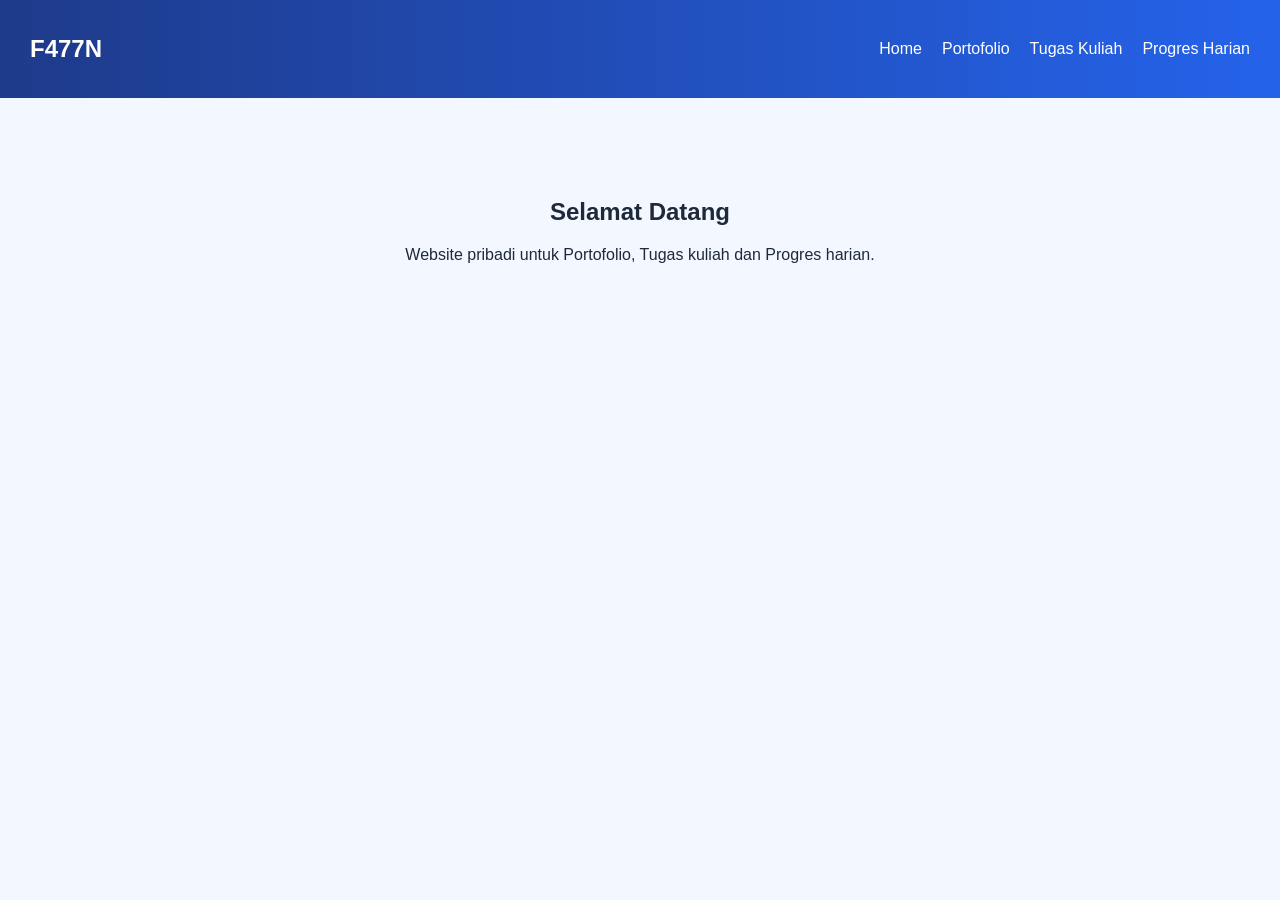
<file: index.html>
<!DOCTYPE html>
<html lang="id">
<head>
    <meta charset="UTF-8">
    <title>Website Pribadi</title>
    <link rel="stylesheet" href="style.css">
</head>
<body>

<nav>

    <h1>F477N</h1>

    <ul>
        <li><a href="index.html">Home</a></li>

        <li>
            <a href="pages/portofolio.html">
                Portofolio
            </a>
        </li>

        <li>
            <a href="pages/tugas.html">
                Tugas Kuliah
            </a>
        </li>

        <li>
            <a href="pages/progress.html">
                Progres Harian
            </a>
        </li>
    </ul>

</nav>

<section class="hero">

    <h2>Selamat Datang</h2>

    <p>
        Website pribadi untuk Portofolio,
        Tugas kuliah dan Progres harian.
    </p>

</section>

</body>
</html>
</file>
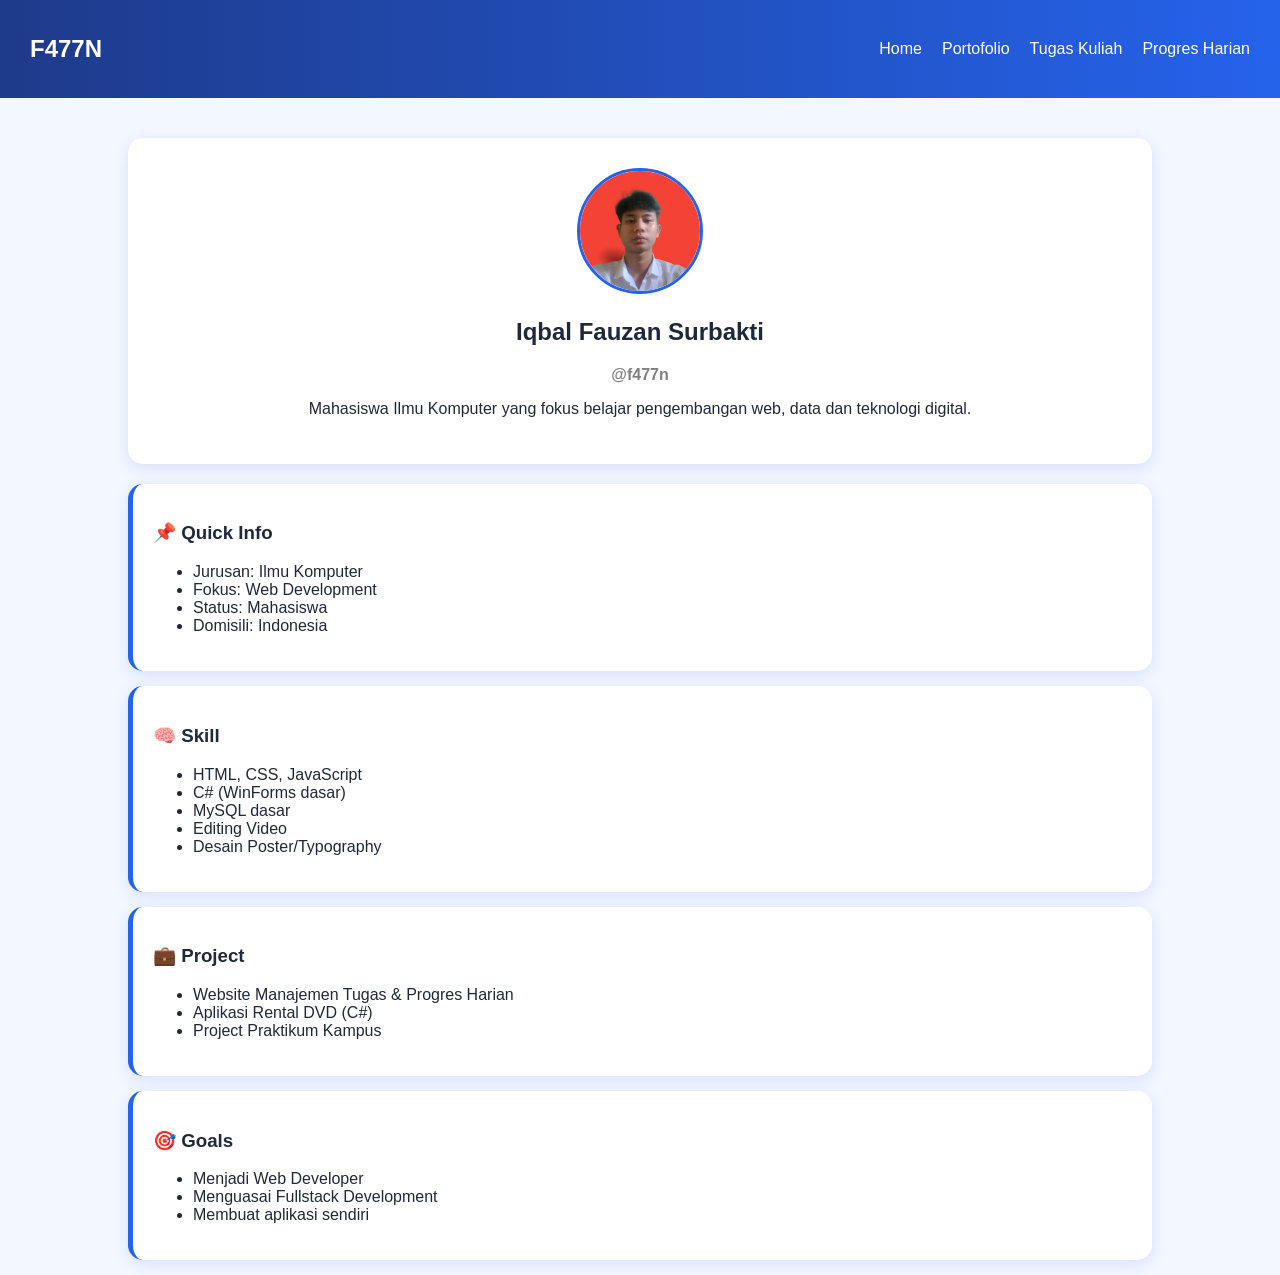
<file: pages/portofolio.html>
<!DOCTYPE html>
<html lang="id">
<head>
    <meta charset="UTF-8">
    <title>Portofolio</title>
    <link rel="stylesheet" href="../style.css">
</head>
<body>

<nav>
    <h1>F477N</h1>

    <ul>
        <li><a href="../index.html">Home</a></li>
        <li><a href="portofolio.html">Portofolio</a></li>
        <li><a href="tugas.html">Tugas Kuliah</a></li>
        <li><a href="progress.html">Progres Harian</a></li>
    </ul>
</nav>

<div class="container">

    <!-- HERO / PROFIL -->
    <div class="profile">

        <img src="../assets/img/profile.jpeg" alt="Foto Profil">

        <h2>Iqbal Fauzan Surbakti</h2>

        <p class="role">
            @f477n
        </p>

        <p>
            Mahasiswa Ilmu Komputer yang fokus
            belajar pengembangan web, data dan teknologi digital.
        </p>

    </div>

    <!-- INFO RINGKAS -->
    <div class="card">
        <h3>📌 Quick Info</h3>
        <ul>
            <li>Jurusan: Ilmu Komputer</li>
            <li>Fokus: Web Development</li>
            <li>Status: Mahasiswa</li>
            <li>Domisili: Indonesia</li>
        </ul>
    </div>

    <!-- SKILL -->
    <div class="card">
        <h3>🧠 Skill</h3>
        <ul>
            <li>HTML, CSS, JavaScript</li>
            <li>C# (WinForms dasar)</li>
            <li>MySQL dasar</li>
            <li>Editing Video</li>
            <li>Desain Poster/Typography</li>
        </ul>
    </div>

    <!-- PROJECT -->
    <div class="card">
        <h3>💼 Project</h3>
        <ul>
            <li>Website Manajemen Tugas & Progres Harian</li>
            <li>Aplikasi Rental DVD (C#)</li>
            <li>Project Praktikum Kampus</li>
        </ul>
    </div>

    <!-- GOALS -->
    <div class="card">
        <h3>🎯 Goals</h3>
        <ul>
            <li>Menjadi Web Developer</li>
            <li>Menguasai Fullstack Development</li>
            <li>Membuat aplikasi sendiri</li>
        </ul>
    </div>

</div>

</body>
</html>
</file>
<file: style.css>
/* =======================
   GLOBAL STYLE
======================= */
body{
    margin:0;
    font-family: Arial, sans-serif;
    background: #f3f7ff;
    color: #1e2a3a;
}

/* =======================
   NAVBAR
======================= */
nav{
    background: linear-gradient(90deg, #1e3a8a, #2563eb);
    color: white;
    display:flex;
    justify-content:space-between;
    align-items:center;
    padding:15px 30px;
}

nav ul{
    display:flex;
    list-style:none;
    gap:20px;
    margin:0;
    padding:0;
}

nav a{
    color:white;
    text-decoration:none;
    transition:0.3s;
}

nav a:hover{
    color:#93c5fd;
}

/* =======================
   CONTAINER
======================= */
.container{
    width:80%;
    margin:auto;
    margin-top:40px;
}

/* =======================
   HERO / HOME
======================= */
.hero{
    text-align:center;
    margin-top:100px;
}

/* =======================
   CARD STYLE
======================= */
.card{
    background:white;
    padding:20px;
    margin-bottom:15px;
    border-radius:15px;
    box-shadow: 0 4px 15px rgba(37, 99, 235, 0.15);
    border-left: 5px solid #2563eb;
}

/* =======================
   PROFILE PORTFOLIO
======================= */
.profile{
    text-align:center;
    background:white;
    padding:30px;
    border-radius:15px;
    margin-bottom:20px;
    box-shadow: 0 4px 15px rgba(37, 99, 235, 0.15);
}

.profile img{
    width:120px;
    height:120px;
    border-radius:50%;
    object-fit:cover;
    border:3px solid #2563eb;
}

.role{
    color:gray;
    font-weight:bold;
}

/* =======================
   FORM (TUGAS)
======================= */
.form{
    display:flex;
    gap:10px;
    margin-bottom:20px;
}

input{
    padding:10px;
    border:1px solid #ccc;
    border-radius:8px;
}

/* =======================
   BUTTON
======================= */
button{
    padding:10px 15px;
    border:none;
    background:#2563eb;
    color:white;
    cursor:pointer;
    border-radius:8px;
    transition:0.3s;
}

button:hover{
    background:#1e3a8a;
}

/* =======================
   DEADLINE TEXT
======================= */
.deadline{
    color:#dc2626;
}

/* =======================
   CHECKLIST DONE
======================= */
.done{
    text-decoration: line-through;
    color:#2563eb;
    font-weight:bold;
}

/* =======================
   TASK CARD ACTION
======================= */
.aksi{
    margin-top:10px;
}

.aksi button{
    margin-right:10px;
}

.status-done{
    background:#2563eb;
    color:white;
    font-size:12px;
    padding:5px 10px;
    border-radius:20px;
    font-weight:bold;
}
</file>
